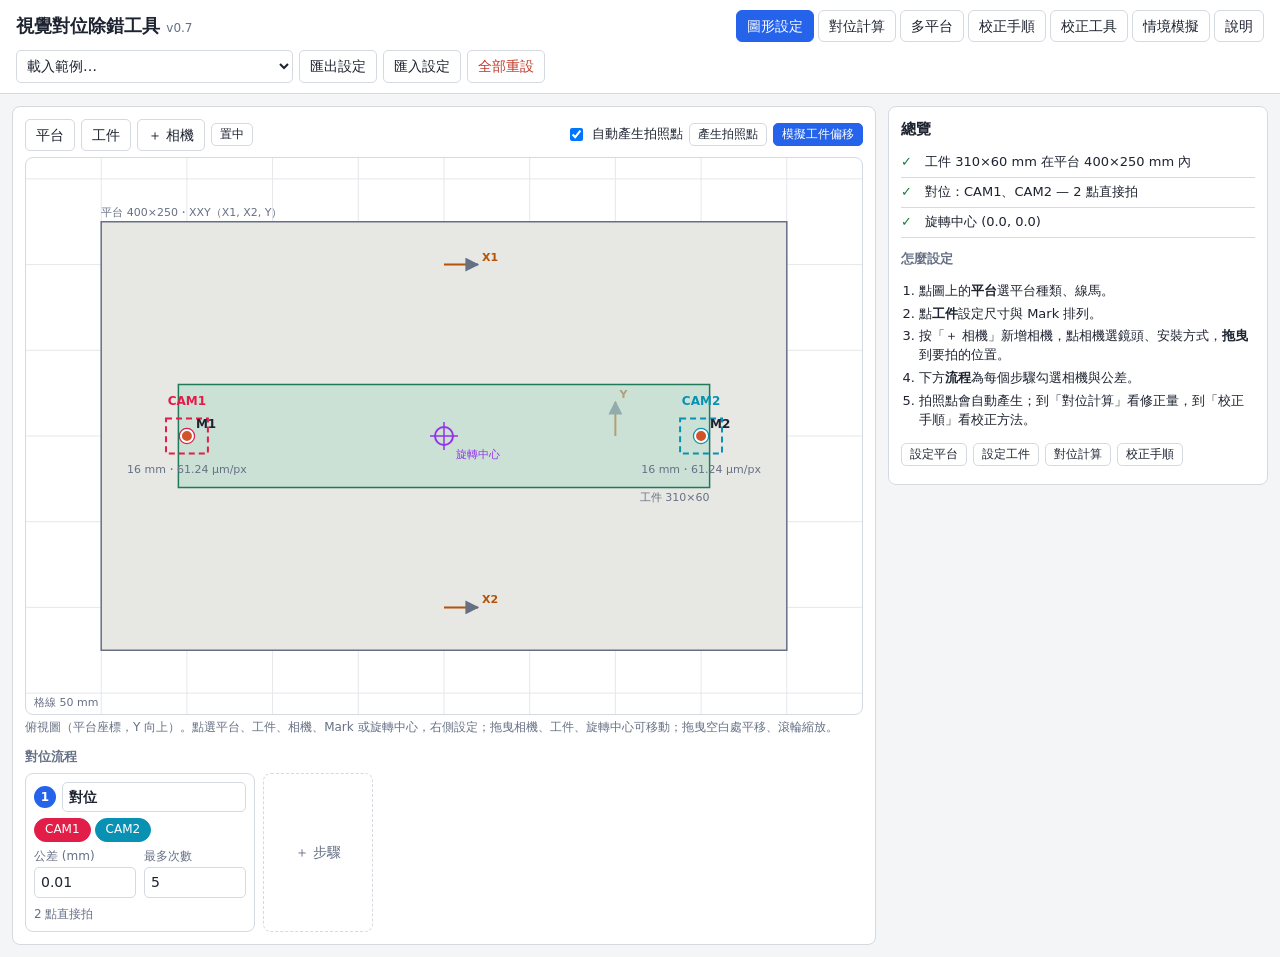
<file: index.html>
<!doctype html>
<html lang="zh-Hant">
<head>
  <meta charset="utf-8">
  <meta name="viewport" content="width=device-width, initial-scale=1">
  <title>視覺對位除錯工具</title>
  <link rel="stylesheet" href="css/style.css">
</head>
<body>
  <header class="topbar">
    <h1>視覺對位除錯工具 <span class="ver">v0.7</span></h1>
    <nav class="tabs" role="tablist">
      <button type="button" class="tab active" data-tab="layout">圖形設定</button>
      <button type="button" class="tab" data-tab="align">對位計算</button>
      <button type="button" class="tab" data-tab="multi">多平台</button>
      <button type="button" class="tab" data-tab="proc">校正手順</button>
      <button type="button" class="tab" data-tab="calib">校正工具</button>
      <button type="button" class="tab" data-tab="scen">情境模擬</button>
      <button type="button" class="tab" data-tab="help">說明</button>
    </nav>
    <div class="topbar-actions">
      <select id="scenarioSelect" aria-label="載入範例"><option value="">載入範例…</option></select>
      <button id="btnExport" type="button">匯出設定</button>
      <label class="btn-like">匯入設定<input id="fileImport" type="file" accept=".json,application/json" hidden></label>
      <button id="btnReset" type="button" class="danger">全部重設</button>
    </div>
  </header>

  <!-- ================= 對位計算 ================= -->
  <!-- ================= 圖形設定 ================= -->
  <main class="layout-gui tabpage" id="tab-layout">
    <section class="panel gui-main">
      <div class="gui-toolbar">
        <button type="button" data-select="stage">平台</button>
        <button type="button" data-select="work">工件</button>
        <button type="button" id="guiAddCam">＋ 相機</button>
        <button type="button" id="guiFit" class="small">置中</button>
        <span class="spacer"></span>
        <label class="field-inline"><input type="checkbox" id="guiAuto"> 自動產生拍照點</label>
        <button type="button" id="guiBuild" class="small">產生拍照點</button>
        <button type="button" id="guiOffset" class="primary small">模擬工件偏移</button>
      </div>
      <div id="guiFlash" class="flash" hidden></div>
      <svg id="guiSvg" class="gui-svg" role="img" aria-label="機台俯視配置圖"></svg>
      <p class="hint">俯視圖（平台座標，Y 向上）。點選平台、工件、相機、Mark 或旋轉中心，右側設定；拖曳相機、工件、旋轉中心可移動；拖曳空白處平移、滾輪縮放。</p>
      <h3>對位流程</h3>
      <div id="guiPipeline" class="pipeline"></div>
    </section>
    <aside class="panel gui-inspector" id="guiInspector"></aside>
  </main>

  <main class="layout tabpage" id="tab-align" hidden>
    <section class="panel" id="panelSetup">
      <h2>1. 平台</h2>
      <div class="field">
        <label for="platformPreset">平台種類</label>
        <select id="platformPreset"></select>
      </div>
      <p class="hint" id="platformNote"></p>
      <div class="grid2">
        <div class="field"><label>旋轉中心 X (mm)</label><input type="number" step="any" data-bind="platform.rc.x"></div>
        <div class="field"><label>旋轉中心 Y (mm)</label><input type="number" step="any" data-bind="platform.rc.y"></div>
      </div>
      <div class="grid2 only-xyt">
        <div class="field"><label>XY 軸目前位置 X (mm)</label><input type="number" step="any" data-bind="platform.pos.x"></div>
        <div class="field"><label>XY 軸目前位置 Y (mm)</label><input type="number" step="any" data-bind="platform.pos.y"></div>
      </div>
      <p class="hint only-xyt">XYθ：實際旋轉中心 = 上方旋轉中心（XY 在原點時）＋ XY 軸目前位置。</p>
      <details>
        <summary>軸設定（<span id="axisCount">0</span> 軸）</summary>
        <div class="table-wrap">
          <table class="axes">
            <thead><tr><th>名稱</th><th>類型</th><th>致動點 X</th><th>致動點 Y</th><th>方向°</th><th>反相</th><th></th></tr></thead>
            <tbody id="axisRows"></tbody>
          </table>
        </div>
        <button id="btnAddAxis" type="button" class="small">＋ 新增軸</button>
        <p class="hint">致動點為相對旋轉中心的位置。類型：直線（致動點在平台上）、直線-隨θ（XY 在 θ 之上）、旋轉。</p>
      </details>
      <div class="field-inline">
        <label><input type="checkbox" data-bind="platform.gantry.enabled" data-rerender="1"> 有 XY 線馬（拍照位置移動）</label>
        <select data-bind="platform.gantry.mode" aria-label="線馬移動對象">
          <option value="stage">線馬移動平台（相機固定）</option>
          <option value="camera">線馬移動相機（平台固定）</option>
        </select>
      </div>

      <h2>2. 步驟 <span class="count-ctl">
        <button type="button" id="btnStepMinus" class="small">−</button>
        <span id="stepCount">0</span>
        <button type="button" id="btnStepPlus" class="small">＋</button></span></h2>
      <div class="table-wrap">
        <table class="axes"><thead><tr><th>名稱</th><th>公差 mm</th><th>最多次數</th><th>Gain %</th><th title="即使已在公差內，也至少修正幾次">最少移動</th></tr></thead>
        <tbody id="stepRows"></tbody></table>
      </div>
      <p class="hint">最少移動：即使第一次拍照已在公差內，也至少修正幾次（精對位設 1 可避免停在公差邊緣）。</p>
      <div class="field">
        <label>擬合方法</label>
        <select data-bind="fit.method">
          <option value="lsq">最小平方法（平均誤差最小）</option>
          <option value="minimax">最大誤差最小化（最差的點最小）</option>
        </select>
      </div>

      <h2>3. 相機 <span class="count-ctl">
        <button type="button" id="btnCamMinus" class="small">−</button>
        <span id="camCount">0</span>
        <button type="button" id="btnCamPlus" class="small">＋</button></span>
      </h2>
      <div id="cameraList"></div>

      <h2>4. 拍照點 <span class="count-ctl">
        <button type="button" id="btnShotMinus" class="small">−</button>
        <span id="shotCount">0</span>
        <button type="button" id="btnShotPlus" class="small">＋</button></span>
      </h2>
      <p class="hint">每個拍照點 = 某相機（在某線馬位置）拍到的某個 mark。同一 mark 可在不同步驟用不同相機拍。</p>
      <div id="shotList"></div>
    </section>

    <section class="panel viewer">
      <div class="viewer-bar">
        <label>步驟 <select id="activeStep"></select></label>
        <label>誤差放大 ×<input type="number" id="exaggerate" min="1" step="1" value="50"></label>
        <label><input type="checkbox" id="showFov" checked> 視野</label>
        <label><input type="checkbox" id="showAxes" checked> 軸</label>
        <label><input type="checkbox" id="showAll"> 顯示其他步驟</label>
        <button type="button" id="btnFit" class="small">置中</button>
        <span id="cursorPos" class="mono"></span>
      </div>
      <canvas id="view"></canvas>
      <div class="legend">
        <span><i class="dot cur"></i>目前位置</span>
        <span><i class="dot tgt"></i>目標位置</span>
        <span><i class="dot pred"></i>修正後預測</span>
        <span><i class="dot rc"></i>旋轉中心</span>
        <span class="hint">座標為平台座標（已扣除線馬位移）。滾輪縮放、拖曳平移。</span>
      </div>
      <h3>影像視圖（像素座標，誤差同樣放大）</h3>
      <div id="pixViews" class="pixviews"></div>
    </section>

    <section class="panel" id="panelResult">
      <h2>計算結果</h2>
      <div id="status" class="status"></div>
      <div id="correction"></div>
      <h3>各拍照點</h3>
      <div class="table-wrap"><table id="shotTable"></table></div>
      <h3>軸指令</h3>
      <div class="table-wrap"><table id="axisTable"></table></div>
      <button type="button" id="btnCopy" class="small">複製結果文字</button>

      <h2>模擬迭代</h2>
      <p class="hint">將修正量套用到「目前位置」（目前步驟），檢查是否收斂。可加入誤差以重現現場問題；完整流程請用「情境模擬」頁。</p>
      <div class="grid2">
        <div class="field"><label>量測雜訊 σ (px)</label><input type="number" step="any" data-bind="sim.noisePx"></div>
        <div class="field"><label>機構比例誤差 (%)</label><input type="number" step="any" data-bind="sim.gainErr"></div>
        <div class="field"><label>實際旋轉中心偏差 X (mm)</label><input type="number" step="any" data-bind="sim.rcErrX"></div>
        <div class="field"><label>實際旋轉中心偏差 Y (mm)</label><input type="number" step="any" data-bind="sim.rcErrY"></div>
      </div>
      <div class="btn-row">
        <button type="button" id="btnStep">執行 1 次</button>
        <button type="button" id="btnStep5">執行 5 次</button>
        <button type="button" id="btnClearHist" class="small">清除紀錄</button>
      </div>
      <div class="table-wrap"><table id="histTable"></table></div>
      <h3>誤差來源推測</h3>
      <ul id="diagList" class="diag"></ul>
    </section>
  </main>

  <!-- ================= 多平台 ================= -->
  <main class="layout-proc tabpage" id="tab-multi" hidden>
    <section class="panel proc-config">
      <h2>對位基準</h2>
      <div class="seg" id="mpAlign">
        <button type="button" data-align="global">SPB 整體 Mark</button>
        <button type="button" data-align="local">每片預放位置 Mark（局部對位）</button>
      </div>
      <div id="mpLocal" class="mp-ctls" hidden></div>
      <h2>Mark 配置方案（整體 Mark）</h2>
      <div class="seg" id="mpPresets">
        <button type="button" data-preset="now">現況：左 A、右 B–C</button>
        <button type="button" data-preset="markD">左平台加 Mark D</button>
        <button type="button" data-preset="shared">交界加共用 Mark</button>
      </div>
      <div class="field-inline"><label>顯示</label><select id="mpK"><option value="1">1σ</option><option value="2">2σ</option><option value="3">3σ</option></select>
        <label>評估點</label><select id="mpEval"><option value="center">Tile 中心</option><option value="corner">Tile 最遠角落</option></select>
        <button type="button" class="small" id="mpReset">重設為範例</button></div>
      <h2>誤差假設</h2>
      <div id="mpCommon" class="mp-ctls"></div>
      <h2>平台</h2>
      <div id="mpPlatforms"></div>
      <details><summary>基板、Tile 與 Mark 座標</summary><div id="mpGeom"></div></details>
    </section>
    <section class="panel proc-out">
      <h2>多平台分區貼附</h2>
      <p class="hint" id="mpIntro">以基板（SPB）座標為共同座標。每個平台只用自己看得到的 Mark 求基板姿態，誤差隨「Tile 到該平台 Mark 擬合中心的距離」放大，所以交界兩側通常最差。顏色越深誤差越大（× 為各平台擬合中心，Mark 外圈顏色表示哪些平台看得到）。</p>
      <svg id="mpSvg" class="mp-svg" role="img" aria-label="多平台分區與 Tile 誤差熱圖"></svg>
      <div id="mpDetail" class="mp-detail"></div>
      <div id="mpStats" class="stats"></div>
      <h3>各欄最大誤差</h3>
      <div id="mpLegend" class="chart-legend"></div>
      <svg id="mpBars" class="mp-bars" role="img" aria-label="各欄位置誤差長條圖"></svg>
      <h3>對位基準與 Mark 配置比較（目前的誤差假設）</h3>
      <div class="table-wrap"><table id="mpCompare"></table></div>
      <h3>驗證</h3>
      <button type="button" id="mpMC">Monte-Carlo 驗證</button>
      <div id="mpMCOut"></div>
      <h2 class="mp-sec">兩平台座標轉換（實測輸入）</h2>
      <p class="hint">在兩個平台都量得到的共同點（交界共用 Mark、玻璃標準尺刻線、標準片）各量一次，求「來源平台 → 目標平台」的座標轉換。之後可把一個平台的座標（例如右平台的推估座標）批次換算到另一個平台。</p>
      <div class="lk-row">
        <div class="field"><label>來源平台（A）</label><select id="lkFrom"></select></div>
        <div class="field"><label>目標平台（B）</label><select id="lkTo"></select></div>
        <div class="field"><label>轉換模型</label><select id="lkModel">
          <option value="rigid">剛體：平移＋旋轉（≥2 點）</option>
          <option value="similarity">相似：＋等比例（≥2 點，建議 ≥3）</option>
          <option value="affine">仿射：＋X/Y 比例差、直角度（≥3 點，建議 ≥4）</option>
        </select></div>
      </div>
      <p class="hint">每行一個共同點：<code>名稱 A平台X A平台Y B平台X B平台Y</code>（空白、逗號或 Tab 分隔，可直接從 Excel 貼上；名稱可省略）。</p>
      <textarea id="lkText" rows="6" class="mono" spellcheck="false" placeholder="S1  810.0012  0.0031  810.3487  -0.0185"></textarea>
      <details class="lk-sim"><summary>產生模擬資料（測試用）</summary>
        <div class="lk-row">
          <div class="field"><label>真實 ΔX (mm)</label><input type="number" step="any" data-lkt="dx"></div>
          <div class="field"><label>真實 ΔY (mm)</label><input type="number" step="any" data-lkt="dy"></div>
          <div class="field"><label>真實 θ (°)</label><input type="number" step="any" data-lkt="thetaDeg"></div>
          <div class="field"><label>真實比例差 (ppm)</label><input type="number" step="any" data-lkt="ppm"></div>
        </div>
        <button type="button" class="small" id="lkGen">產生（雜訊＝上方 Mark 辨識誤差）</button>
        <span class="hint">共同點：兩平台都看得到的 Mark；不足 4 點時在交界兩側補標準尺點。</span>
      </details>
      <div id="lkResult"></div>
      <svg id="lkSvg" class="lk-svg" role="img" aria-label="共同點殘差圖" hidden></svg>
      <h3>批次換算</h3>
      <div class="lk-row">
        <div class="field"><label>方向</label><select id="lkDir"><option value="ab">A → B</option><option value="ba">B → A</option></select></div>
        <div class="field"><label>&nbsp;</label><button type="button" class="small" id="lkFillTiles">填入 Tile 中心（範例）</button></div>
        <div class="field"><label>&nbsp;</label><button type="button" class="small" id="lkCopy">複製結果</button></div>
      </div>
      <div class="lk-conv">
        <div><label class="hint">輸入：<code>名稱 X Y</code></label><textarea id="lkConvIn" rows="8" class="mono" spellcheck="false"></textarea></div>
        <div><label class="hint">輸出：換算後 X、Y 與轉換造成的不確定度</label><textarea id="lkConvOut" rows="8" class="mono" readonly></textarea></div>
      </div>

      <h3>在除錯工具中的對應</h3>
      <ul class="pbul">
        <li>每個平台 = 一組獨立的「平台＋相機＋拍照點」：可在「圖形設定／對位計算」分別建立（匯出成兩個設定檔），各自校正旋轉中心與九點。</li>
        <li>兩平台座標統一：在交界放共用 Mark（或標準尺），兩平台各量一次，求兩座標系的平移、旋轉與比例；「校正手順」的「連結相機」步驟同理。</li>
        <li>只看得到 1 個 Mark 的平台，θ 只能靠機構精度（本頁「θ 來源：靠平台機構精度」），是誤差最大的來源。</li>
      </ul>
    </section>
  </main>

  <!-- ================= 校正手順 ================= -->
  <main class="layout-proc tabpage" id="tab-proc" hidden>
    <section class="panel proc-config">
      <h2>目前配置</h2>
      <div id="procSummary"></div>
      <button type="button" id="procGoAlign" class="small">到「對位計算」修改平台／相機</button>
      <h2>相機安裝方式</h2>
      <div id="procMounts"></div>
      <h2>其他條件</h2>
      <div class="field"><label>對位方式</label>
        <select data-bind="proc.mode">
          <option value="teach">對登錄位置（標準品教導）</option>
          <option value="object">物件對物件（目標由另一組量測決定）</option>
        </select></div>
      <label class="field-inline"><input type="checkbox" data-bind="proc.zAxis"> 有 Z 軸（升降／對焦）</label>
      <label class="field-inline"><input type="checkbox" data-bind="proc.glass"> 有雙面可視玻璃 Mark</label>
      <div class="grid2">
        <div class="field"><label>單次最大旋轉修正 (°)</label><input type="number" step="any" data-bind="proc.maxCorrDeg"></div>
        <div class="field"><label>量測雜訊 σ (px)</label><input type="number" step="any" data-bind="proc.noisePx"></div>
        <div class="field"><label>線馬重複定位 σ (µm)</label><input type="number" step="any" data-bind="proc.gantryRepeatUm"></div>
      </div>
      <p class="hint">用來估算旋轉中心精度與需求：需求 ≈ 公差 ÷ 單次最大旋轉修正。</p>
      <button type="button" id="procPrint">列印／存成 PDF</button>
    </section>
    <section class="panel proc-out">
      <h2>校正順序（不可顛倒）</h2>
      <div id="procWarn"></div>
      <div id="procFlow" class="pflow"></div>
      <div id="procSteps"></div>
    </section>
  </main>

  <!-- ================= 校正工具 ================= -->
  <main class="layout2 tabpage" id="tab-calib" hidden>
    <section class="panel">
      <h2>N 點校正（像素 ↔ 平台座標）</h2>
      <p class="hint">平台帶著 mark 移到已知位置（常見 3×3 = 9 點），記錄每點的像素座標，求仿射參數 A–F。</p>
      <div class="grid2">
        <div class="field"><label>相機</label><select id="calCam"></select></div>
        <div class="field"><label>X/Y 欄位代表</label>
          <select id="calSign">
            <option value="1">平台（mark）移動量</option>
            <option value="-1">相機移動量</option>
          </select></div>
      </div>
      <div class="btn-row">
        <button type="button" id="calGen">產生模擬 9 點資料</button>
        <label class="hint">模擬：雜訊 σ <input type="number" id="calNoise" value="0.1" step="any" class="w64"> px，
          尺度誤差 <input type="number" id="calScaleErr" value="0.2" step="any" class="w64"> %，
          角度 <input type="number" id="calAngErr" value="0.5" step="any" class="w64">°</label>
      </div>
      <p class="hint">也可直接貼上：每行「u v X Y」（以空白、逗號或 Tab 分隔），例如從 FH 或 PLC 記錄複製。</p>
      <textarea id="calText" rows="10" class="mono" spellcheck="false"></textarea>
      <div class="btn-row">
        <button type="button" id="calFit" class="primary">計算</button>
        <button type="button" id="calApply">套用到相機（仿射矩陣模式）</button>
        <select id="calPos" aria-label="套用時的位置">
          <option value="keep">保留相機目前的中心位置（C、F 平移）</option>
          <option value="fit">使用擬合出的 C、F</option>
        </select>
      </div>
      <div id="calResult"></div>
      <canvas id="calCanvas" class="smallcanvas"></canvas>
    </section>

    <section class="panel">
      <h2>旋轉中心</h2>
      <p class="hint">平台只轉 θ（例如 −3°、−1.5°、0、+1.5°、+3°），同一個 mark 各拍一次，擬合圓心即旋轉中心。旋轉範圍越大越準。</p>
      <div class="grid2">
        <div class="field"><label>相機</label><select id="rcCam"></select></div>
        <div class="field"><label>拍攝時線馬位置 X / Y (mm)</label>
          <div class="grid2"><input type="number" id="rcGx" value="0" step="any"><input type="number" id="rcGy" value="0" step="any"></div></div>
      </div>
      <div class="btn-row">
        <button type="button" id="rcGen">產生模擬資料</button>
        <label class="hint">真實中心 X <input type="number" id="rcTrueX" value="2.5" step="any" class="w64">
          Y <input type="number" id="rcTrueY" value="-1.2" step="any" class="w64"> mm，雜訊 σ
          <input type="number" id="rcNoise" value="0.1" step="any" class="w64"> px</label>
      </div>
      <p class="hint">每行「u v θ(deg)」，或「u v θ 線馬X 線馬Y」（視野小的相機以線馬跟著 mark 拍）。</p>
      <textarea id="rcText" rows="8" class="mono" spellcheck="false"></textarea>
      <div class="btn-row">
        <button type="button" id="rcFit" class="primary">計算</button>
        <button type="button" id="rcApply">套用為平台旋轉中心</button>
      </div>
      <div id="rcResult"></div>
      <canvas id="rcCanvas" class="smallcanvas"></canvas>
    </section>
  </main>

  <!-- ================= 情境模擬 ================= -->
  <main class="layout2 tabpage" id="tab-scen" hidden>
    <section class="panel">
      <h2>情境模擬（Monte-Carlo）</h2>
      <p class="hint">以「對位計算」頁的設定當作控制器的模型；下面的參數是「真實世界」與模型的差異。
        每次試驗：隨機擺放工件 → 依步驟拍照（加入雜訊）→ 計算 → 移動（加入機構誤差）→ 直到進公差或超過次數。
        各步驟的目標像素以標準品「教導」登錄。</p>
      <div class="scen-grid">
        <fieldset><legend>試驗</legend>
          <div class="field"><label>試驗次數</label><input type="number" min="1" max="5000" data-bind="scen.trials"></div>
          <div class="field"><label>亂數種子</label><input type="number" data-bind="scen.seed"></div>
        </fieldset>
        <fieldset><legend>工件</legend>
          <div class="field"><label>初始擺放 ±X (mm)</label><input type="number" step="any" data-bind="scen.initX"></div>
          <div class="field"><label>初始擺放 ±Y (mm)</label><input type="number" step="any" data-bind="scen.initY"></div>
          <div class="field"><label>初始擺放 ±θ (°)</label><input type="number" step="any" data-bind="scen.initT"></div>
          <div class="field"><label>伸縮 (ppm)</label><input type="number" step="any" data-bind="scen.stretchPpm"></div>
          <div class="field"><label>伸縮變異 σ (ppm)</label><input type="number" step="any" data-bind="scen.stretchSd"></div>
        </fieldset>
        <fieldset><legend>平台</legend>
          <div class="field"><label>旋轉中心偏差 X (mm)</label><input type="number" step="any" data-bind="scen.rcErrX"></div>
          <div class="field"><label>旋轉中心偏差 Y (mm)</label><input type="number" step="any" data-bind="scen.rcErrY"></div>
          <div class="field"><label>XY 比例誤差 (%)</label><input type="number" step="any" data-bind="scen.axisScaleErr"></div>
          <div class="field"><label>θ 比例誤差 (%)</label><input type="number" step="any" data-bind="scen.thetaScaleErr"></div>
          <div class="field"><label>XY 重複定位 σ (µm)</label><input type="number" step="any" data-bind="scen.axisRepeatUm"></div>
          <div class="field"><label>線馬重複定位 σ (µm)</label><input type="number" step="any" data-bind="scen.gantryRepeatUm"></div>
          <div class="field"><label>Z 高度偏差 (mm)</label><input type="number" step="any" data-bind="scen.zErr"></div>
        </fieldset>
        <fieldset><legend>相機</legend>
          <div class="field"><label>量測雜訊 σ (px)</label><input type="number" step="any" data-bind="scen.noisePx"></div>
          <div class="field"><label>校正尺度誤差 (%)</label><input type="number" step="any" data-bind="scen.camScaleErr"></div>
          <div class="field"><label>校正角度誤差 (°)</label><input type="number" step="any" data-bind="scen.camAngleErr"></div>
        </fieldset>
      </div>
      <div class="btn-row">
        <button type="button" id="scenRun" class="primary">執行模擬</button>
        <button type="button" id="scenReset" class="small">參數歸零</button>
        <button type="button" id="scenSweep">掃描一個參數…</button>
        <select id="sweepParam"></select>
      </div>
      <div id="scenSummary"></div>
    </section>
    <section class="panel">
      <h2>結果</h2>
      <h3>收斂過程（前 60 次試驗，對數刻度）</h3>
      <div class="chart-legend"><span><i class="line seen"></i>視覺看到的誤差</span><span><i class="line truth"></i>真實誤差</span><span class="hint">虛線＝各步驟公差；滑鼠移到圖上看數值</span></div>
      <canvas id="scenTrace" class="chart"></canvas>
      <h3>最終真實誤差分佈（最後步驟各 mark，µm）</h3>
      <div id="scatterLegend" class="chart-legend"></div>
      <canvas id="scenScatter" class="chart square"></canvas>
      <h3 id="sweepTitle"></h3>
      <div class="table-wrap"><table id="sweepTable"></table></div>
    </section>
  </main>

  <!-- ================= 說明 ================= -->
  <main class="tabpage helppage" id="tab-help" hidden>
    <section class="panel">
      <h2>快速上手</h2>
      <ol>
        <li>右上「載入範例」選「FPC 四 mark：XYθ＋線馬＋粗/精相機」。</li>
        <li><b>圖形設定</b>：在俯視圖上點選、拖曳平台、工件、相機；用圖卡選平台種類、鏡頭、安裝方式、Mark 排列；下方流程勾選每步驟用哪台相機，拍照點自動產生。</li>
        <li><b>對位計算</b>：切換「步驟」看粗對位（16 mm 鏡頭一次拍 4 個 mark）與精對位（3 倍遠心靠線馬逐一拍）的修正量。</li>
        <li><b>模擬迭代</b>：按「執行 1 次」，看目前步驟是否收斂；加入旋轉中心偏差再試，觀察「誤差來源推測」。</li>
        <li><b>情境模擬</b>：按「執行模擬」跑數百次完整流程，看成功率與最終真實誤差；改參數（例如 Z 偏差 0.5 mm、FPC 伸縮 100 ppm）看哪個因素會讓對位失敗。</li>
        <li><b>校正手順</b>：選擇每台相機的安裝方式（往下看、往上看、裝在線馬上）與條件，產生校正順序、圖解、建議參數（九點間距、旋轉角度）與判定標準。</li>
        <li><b>校正工具</b>：用 9 點資料求校正矩陣、用旋轉資料求旋轉中心，可直接貼上現場資料。</li>
      </ol>
      <h2>座標慣例</h2>
      <ul>
        <li>平台座標 mm，Y 向上，θ 逆時針為正。影像座標 px，原點左上，v 向下。</li>
        <li>線馬移動平台時：平台座標 = 相機看到的世界座標 − 線馬位置。</li>
        <li>修正量的意義：平台繞旋轉中心轉 Δθ 再平移 (ΔX, ΔY)，使 mark 回到目標。</li>
      </ul>
      <p>完整知識整理與除錯清單：<a href="https://github.com/onlydog614/Alignment/blob/main/docs/vision-alignment-notes.md" target="_blank" rel="noopener">vision-alignment-notes.md</a>，
        模擬測試報告：<a href="https://github.com/onlydog614/Alignment/blob/main/docs/simulation-report.md" target="_blank" rel="noopener">simulation-report.md</a>。</p>
    </section>
  </main>

  <script src="js/geometry.js"></script>
  <script src="js/platforms.js"></script>
  <script src="js/optics.js"></script>
  <script src="js/model.js"></script>
  <script src="js/builder.js"></script>
  <script src="js/scenarios.js"></script>
  <script src="js/simulator.js"></script>
  <script src="js/diagnose.js"></script>
  <script src="js/procedure.js"></script>
  <script src="js/multi.js"></script>
  <script src="js/app.js"></script>
  <script src="js/calib-ui.js"></script>
  <script src="js/scen-ui.js"></script>
  <script src="js/proc-ui.js"></script>
  <script src="js/layout-ui.js"></script>
  <script src="js/multi-ui.js"></script>
</body>
</html>
</file>
<file: css/style.css>
:root {
  --bg: #f4f5f7;
  --panel: #ffffff;
  --text: #1d2330;
  --muted: #667085;
  --border: #d5d9e0;
  --accent: #2563eb;
  --accent-text: #ffffff;
  --danger: #c0392b;
  --ok: #15803d;
  --ng: #c2410c;
  --input-bg: #ffffff;
  --cur: #dc2626;
  --tgt: #16a34a;
  --pred: #2563eb;
  --rc: #9333ea;
  --grid: #e5e7eb;
  --fov: #94a3b8;
  --axis: #b45309;
}
@media (prefers-color-scheme: dark) {
  :root:not([data-theme="light"]) {
    --bg: #11141a; --panel: #1a1e26; --text: #e5e7eb; --muted: #9aa3b2; --border: #2e3440;
    --accent: #3b82f6; --input-bg: #11141a; --grid: #232833; --fov: #64748b;
    --cur: #f87171; --tgt: #4ade80; --pred: #60a5fa; --rc: #c084fc; --axis: #f59e0b;
  }
}
:root[data-theme="dark"] {
  --bg: #11141a; --panel: #1a1e26; --text: #e5e7eb; --muted: #9aa3b2; --border: #2e3440;
  --accent: #3b82f6; --input-bg: #11141a; --grid: #232833; --fov: #64748b;
  --cur: #f87171; --tgt: #4ade80; --pred: #60a5fa; --rc: #c084fc; --axis: #f59e0b;
}

* { box-sizing: border-box; }
body {
  margin: 0; background: var(--bg); color: var(--text);
  font: 14px/1.45 system-ui, "Microsoft JhengHei", "PingFang TC", sans-serif;
}
.mono, td, input[type=number] { font-variant-numeric: tabular-nums; }
.mono { font-family: ui-monospace, Consolas, monospace; font-size: 12px; }

.topbar {
  display: flex; flex-wrap: wrap; gap: 8px; align-items: center; justify-content: space-between;
  padding: 10px 16px; background: var(--panel); border-bottom: 1px solid var(--border);
}
.topbar h1 { font-size: 18px; margin: 0; }
.ver { font-size: 12px; color: var(--muted); font-weight: normal; }
.topbar-actions { display: flex; flex-wrap: wrap; gap: 6px; }

.layout {
  display: grid; gap: 12px; padding: 12px;
  grid-template-columns: 360px minmax(0, 1fr) 380px;
  align-items: start;
}
@media (max-width: 1200px) {
  .layout { grid-template-columns: 340px minmax(0, 1fr); }
  #panelResult { grid-column: 1 / -1; }
}
@media (max-width: 760px) {
  .layout { grid-template-columns: minmax(0, 1fr); padding: 8px 16px; }
}

.panel {
  background: var(--panel); border: 1px solid var(--border); border-radius: 8px; padding: 12px;
  min-width: 0;
}
#panelSetup, #panelResult { max-height: calc(100vh - 80px); overflow-y: auto; }
@media (max-width: 760px) { #panelSetup, #panelResult { max-height: none; } }
h2 { font-size: 15px; margin: 14px 0 8px; display: flex; align-items: center; gap: 8px; }
h2:first-child { margin-top: 0; }
h3 { font-size: 13px; margin: 12px 0 6px; color: var(--muted); }
.hint { color: var(--muted); font-size: 12px; margin: 4px 0 8px; }

.field { display: flex; flex-direction: column; gap: 2px; margin-bottom: 6px; min-width: 0; }
.field label { font-size: 12px; color: var(--muted); }
.grid2 { display: grid; grid-template-columns: 1fr 1fr; gap: 0 8px; }
.grid3 { display: grid; grid-template-columns: 1fr 1fr 1fr; gap: 0 8px; }

input, select, button, .btn-like {
  font: inherit; color: var(--text); background: var(--input-bg);
  border: 1px solid var(--border); border-radius: 5px; padding: 4px 6px; min-width: 0;
}
input[type=checkbox] { width: auto; }
button, .btn-like { cursor: pointer; background: var(--panel); padding: 5px 10px; }
button:hover, .btn-like:hover { border-color: var(--accent); }
button.primary { background: var(--accent); color: var(--accent-text); border-color: var(--accent); }
button.danger { color: var(--danger); }
button.small { padding: 2px 8px; font-size: 12px; }
.btn-row { display: flex; flex-wrap: wrap; gap: 6px; margin: 6px 0; }
.count-ctl { display: inline-flex; gap: 6px; align-items: center; font-weight: normal; }

details { margin: 6px 0; }
summary { cursor: pointer; color: var(--muted); }

.table-wrap { overflow-x: auto; }
table { border-collapse: collapse; width: 100%; font-size: 12px; }
th, td { border-bottom: 1px solid var(--border); padding: 3px 4px; text-align: right; white-space: nowrap; }
th:first-child, td:first-child { text-align: left; }
th { color: var(--muted); font-weight: 500; }
table.axes input, table.axes select { width: 64px; padding: 2px 4px; }
table.axes input.name { width: 48px; }

.cam {
  border: 1px solid var(--border); border-radius: 6px; padding: 8px; margin-bottom: 8px;
}
.cam.disabled { opacity: 0.55; }
.cam-head { display: flex; gap: 6px; align-items: center; margin-bottom: 6px; }
.cam-head input.name { flex: 1; font-weight: 600; }
.cam-sub { font-size: 12px; color: var(--muted); margin: 6px 0 2px; }
.cam .swatch { width: 10px; height: 10px; border-radius: 50%; display: inline-block; }

.viewer { display: flex; flex-direction: column; gap: 6px; }
.viewer-bar { display: flex; flex-wrap: wrap; gap: 10px; align-items: center; font-size: 12px; }
.viewer-bar input[type=number] { width: 64px; }
#view { width: 100%; height: min(70vh, 720px); min-height: 320px; background: var(--input-bg);
  border: 1px solid var(--border); border-radius: 6px; cursor: crosshair; touch-action: none; }
.legend { display: flex; flex-wrap: wrap; gap: 12px; font-size: 12px; align-items: center; }
.dot { display: inline-block; width: 10px; height: 10px; border-radius: 50%; margin-right: 4px; vertical-align: -1px; }
.dot.cur { background: var(--cur); }
.dot.tgt { background: var(--tgt); }
.dot.pred { border: 2px solid var(--pred); }
.dot.rc { background: var(--rc); }

.status { padding: 8px 10px; border-radius: 6px; font-weight: 600; margin-bottom: 8px; }
.status.ok { background: rgba(21,128,61,.15); background: color-mix(in srgb, var(--ok) 15%, transparent); color: var(--ok); }
.status.ng { background: rgba(194,65,12,.15); background: color-mix(in srgb, var(--ng) 15%, transparent); color: var(--ng); }
.status.warn { background: rgba(192,57,43,.15); background: color-mix(in srgb, var(--danger) 15%, transparent); color: var(--danger); }
.kv { display: grid; grid-template-columns: auto 1fr; gap: 2px 12px; font-size: 13px; }
.kv b { text-align: right; font-variant-numeric: tabular-nums; }
.warnings { color: var(--danger); font-size: 12px; margin: 6px 0; padding-left: 18px; }

/* ---- v0.2 ---- */
[hidden] { display: none !important; }
.tabs { display: flex; gap: 4px; flex-wrap: wrap; }
.tab { border-radius: 6px; }
.tab.active { background: var(--accent); color: var(--accent-text); border-color: var(--accent); }
.layout2 { display: grid; gap: 12px; padding: 12px; grid-template-columns: minmax(0, 1fr) minmax(0, 1fr); align-items: start; }
@media (max-width: 1000px) { .layout2 { grid-template-columns: minmax(0, 1fr); padding: 8px 16px; } }
.helppage { padding: 12px; max-width: 900px; }
.helppage li { margin-bottom: 4px; }
textarea { width: 100%; font: 12px/1.4 ui-monospace, Consolas, monospace; color: var(--text); background: var(--input-bg);
  border: 1px solid var(--border); border-radius: 5px; padding: 6px; resize: vertical; }
input.w64 { width: 64px; }
.field-inline { display: flex; flex-wrap: wrap; gap: 6px; align-items: center; margin: 6px 0; font-size: 13px; }
.scen-grid { display: grid; grid-template-columns: repeat(auto-fit, minmax(180px, 1fr)); gap: 8px; }
fieldset { border: 1px solid var(--border); border-radius: 6px; padding: 6px 8px; margin: 0; min-width: 0; }
legend { font-size: 12px; color: var(--muted); padding: 0 4px; }
.pixviews { display: grid; grid-template-columns: repeat(auto-fill, minmax(150px, 1fr)); gap: 8px; }
.pixview { border: 1px solid var(--border); border-radius: 6px; padding: 4px; font-size: 11px; }
.pixview canvas { width: 100%; height: 120px; aspect-ratio: 6 / 5; display: block; }
@supports (aspect-ratio: 1) { .pixview canvas { height: auto; } }
.pixview .cap { display: flex; justify-content: space-between; gap: 4px; }
.smallcanvas { width: 100%; height: 260px; margin-top: 8px; border: 1px solid var(--border); border-radius: 6px; background: var(--input-bg); }
.chart { width: 100%; height: 280px; border: 1px solid var(--border); border-radius: 6px; background: var(--input-bg); }
.chart.square { height: 340px; }
.chart-legend { display: flex; flex-wrap: wrap; gap: 12px; font-size: 12px; margin: 4px 0; align-items: center; }
.chart-legend .line { display: inline-block; width: 18px; height: 0; border-top: 2px solid; vertical-align: middle; margin-right: 4px; }
.line.seen { border-color: var(--pred); }
.line.truth { border-color: var(--cur); }
.diag { padding-left: 18px; font-size: 12px; margin: 4px 0; }
.diag li.warn, .diag li.error { color: var(--danger); }
.diag li.ok { color: var(--ok); }
.stats { display: grid; grid-template-columns: repeat(auto-fit, minmax(130px, 1fr)); gap: 8px; margin: 8px 0; }
.stat { border: 1px solid var(--border); border-radius: 6px; padding: 6px 8px; }
.stat .v { font-size: 20px; font-weight: 600; font-variant-numeric: tabular-nums; }
.stat .k { font-size: 12px; color: var(--muted); }
.cam-sec { border-top: 1px dashed var(--border); margin-top: 6px; padding-top: 4px; }
.optsum { font-size: 12px; color: var(--muted); margin: 2px 0 4px; }
.tooltip { position: fixed; pointer-events: none; background: var(--panel); color: var(--text); border: 1px solid var(--border);
  border-radius: 4px; padding: 3px 6px; font-size: 12px; z-index: 10; box-shadow: 0 2px 6px rgba(0,0,0,.15); }

/* ---- 校正手順 ---- */
:root {
  --nine: #5b4fc4; --nine-bg: #ecebfa;
  --rcc: #1f7a5a; --rcc-bg: #e3f1eb;
  --link: #d0532a; --link-bg: #fbeae3;
  --focus: #2563eb; --focus-bg: #e6eefc;
  --teach: #a16207; --teach-bg: #fbf2dc;
  --stage-fill: #e7e7e4; --glass-fill: #b7dccd;
}
@media (prefers-color-scheme: dark) {
  :root:not([data-theme="light"]) {
    --nine: #a49bf0; --nine-bg: #26233f; --rcc: #5fcf9f; --rcc-bg: #173229; --link: #f38a62; --link-bg: #3a2018;
    --focus: #7aa7f7; --focus-bg: #1a2640; --teach: #e9b949; --teach-bg: #33290f; --stage-fill: #2b2f38; --glass-fill: #2f5c4c;
  }
}
:root[data-theme="dark"] {
  --nine: #a49bf0; --nine-bg: #26233f; --rcc: #5fcf9f; --rcc-bg: #173229; --link: #f38a62; --link-bg: #3a2018;
  --focus: #7aa7f7; --focus-bg: #1a2640; --teach: #e9b949; --teach-bg: #33290f; --stage-fill: #2b2f38; --glass-fill: #2f5c4c;
}
.layout-proc { display: grid; gap: 12px; padding: 12px; grid-template-columns: 340px minmax(0, 1fr); align-items: start; }
@media (max-width: 900px) { .layout-proc { grid-template-columns: minmax(0, 1fr); padding: 8px 16px; } }
.proc-config { position: sticky; top: 12px; max-height: calc(100vh - 80px); overflow-y: auto; }
@media (max-width: 900px) { .proc-config { position: static; max-height: none; } }
.swatch { width: 10px; height: 10px; border-radius: 50%; display: inline-block; }
.pflow { max-width: 640px; margin: 0 auto 12px; }
.fig { width: 100%; height: auto; display: block; }
.pstep { border: 1px solid var(--border); border-left: 4px solid var(--kc, var(--accent)); border-radius: 8px; padding: 10px 12px; margin-bottom: 12px; }
.pstep header { display: flex; gap: 10px; align-items: center; margin-bottom: 8px; }
.pstep h3 { margin: 0; font-size: 15px; color: var(--kc); }
.pnum { width: 28px; height: 28px; border-radius: 50%; background: var(--kc); color: var(--panel); display: grid; place-items: center; font-weight: 700; flex: none; }
.pbody { display: grid; grid-template-columns: minmax(0, 340px) minmax(0, 1fr); gap: 14px; align-items: start; }
@media (max-width: 1100px) { .pbody { grid-template-columns: minmax(0, 1fr); } .pfig { max-width: 420px; } }
.pbul { margin: 0 0 8px; padding-left: 18px; font-size: 13px; }
.pbul li { margin-bottom: 4px; }
.pcols { display: grid; grid-template-columns: repeat(auto-fit, minmax(160px, 1fr)); gap: 8px; }
.plist { background: var(--bg); border-radius: 6px; padding: 6px 8px; font-size: 12px; }
.plist ul { margin: 4px 0 0; padding-left: 16px; }
.k-focus { --kc: var(--focus); --kb: var(--focus-bg); }
.k-nine { --kc: var(--nine); --kb: var(--nine-bg); }
.k-rc { --kc: var(--rcc); --kb: var(--rcc-bg); }
.k-link { --kc: var(--link); --kb: var(--link-bg); }
.k-teach { --kc: var(--teach); --kb: var(--teach-bg); }
.k-verify { --kc: var(--rcc); --kb: var(--rcc-bg); }
/* SVG 圖元 */
.fig text { font-family: system-ui, "Microsoft JhengHei", "PingFang TC", sans-serif; }
.f-t { fill: var(--text); font-size: 12px; }
.f-m { fill: var(--muted); font-size: 11px; }
.f-title { fill: var(--text); font-weight: 700; font-size: 13px; }
.f-title.k-focus, .f-title.k-nine, .f-title.k-rc, .f-title.k-link, .f-title.k-teach, .f-title.k-verify { fill: var(--kc); }
.f-box { fill: var(--panel); stroke: var(--border); stroke-width: 1.5; }
.f-box.k-focus, .f-box.k-nine, .f-box.k-rc, .f-box.k-link, .f-box.k-teach, .f-box.k-verify { fill: var(--kb); stroke: var(--kc); }
.f-ahead { fill: var(--muted); }
.f-arrow { stroke: var(--muted); stroke-width: 1.5; fill: none; }
.f-arrow.cam { stroke: var(--nine); }
.f-arrow.err { stroke: var(--cur); }
.dashed { stroke-dasharray: 5 4; }
.f-loop { stroke: var(--link); stroke-width: 1.5; fill: none; stroke-dasharray: 5 4; }
.f-loopt { fill: var(--link); font-size: 11px; }
.f-fov { fill: none; stroke: var(--muted); stroke-dasharray: 5 4; stroke-width: 1.2; }
.f-dot { fill: var(--pred); }
.f-path { fill: none; stroke: var(--grid); stroke-width: 1.5; }
.f-arc { fill: none; stroke: var(--pred); stroke-width: 2; }
.f-dash { stroke: var(--muted); stroke-dasharray: 4 4; stroke-width: 1; }
.f-rc { fill: var(--link); }
.f-cam { fill: var(--nine-bg); stroke: var(--nine); stroke-width: 1.5; }
.f-camt { fill: var(--nine); font-size: 11px; }
.f-stage { fill: var(--stage-fill); stroke: var(--muted); stroke-width: 1; }
.f-glass { fill: var(--glass-fill); stroke: var(--rcc); stroke-width: 1; }
.f-mark { fill: var(--link); }
.f-ghost { fill: none; stroke: var(--link); stroke-dasharray: 2 2; }
.f-target { fill: none; stroke: var(--tgt); stroke-width: 2; }
.f-lens { fill: var(--stage-fill); stroke: var(--muted); }
.f-dof { fill: var(--focus-bg); stroke: var(--focus); stroke-dasharray: 3 3; }
@media print {
  .topbar, .proc-config, #panelSetup { display: none !important; }
  .layout-proc { grid-template-columns: 1fr; padding: 0; }
  .panel { border: none; }
  .pstep { break-inside: avoid; }
  body { background: #fff; }
}

/* ---- 圖形設定 ---- */
.layout-gui { display: grid; gap: 12px; padding: 12px; grid-template-columns: minmax(0, 1fr) 380px; align-items: start; }
@media (max-width: 1000px) { .layout-gui { grid-template-columns: minmax(0, 1fr); padding: 8px 16px; } }
.gui-toolbar { display: flex; flex-wrap: wrap; gap: 6px; align-items: center; margin-bottom: 6px; }
.gui-toolbar .spacer { flex: 1; }
.gui-svg { width: 100%; height: min(62vh, 620px); min-height: 320px; display: block; background: var(--input-bg); border: 1px solid var(--border); border-radius: 8px; touch-action: none; user-select: none; }
.gui-inspector { max-height: calc(100vh - 80px); overflow-y: auto; position: sticky; top: 12px; }
@media (max-width: 1000px) { .gui-inspector { position: static; max-height: none; } }
.flash { background: var(--rcc-bg); color: var(--rcc); border: 1px solid var(--rcc); border-radius: 6px; padding: 6px 10px; margin-bottom: 6px; font-size: 13px; }
.back { margin-bottom: 6px; }
.gname { font-size: 15px; font-weight: 600; width: 60%; }
.g-grid { stroke: var(--grid); stroke-width: 1; }
.g-m { fill: var(--muted); font-size: 11px; }
.g-t { fill: var(--text); font-size: 12px; font-weight: 600; }
.g-stage { fill: var(--stage-fill); stroke: var(--muted); stroke-width: 1.5; }
.g-work { fill: var(--glass-fill); fill-opacity: .55; stroke: var(--rcc); stroke-width: 1.5; }
.g-fov { fill: none; stroke-width: 2; stroke-dasharray: 6 4; pointer-events: none; }
.g-fovhit { fill: none; stroke: transparent; stroke-width: 12; pointer-events: stroke; }
.g-handle { fill: var(--panel); stroke-width: 2.5; }
.g-shotfov, .g-grid, .g-gantry { pointer-events: none; }
.g-shotfov { fill: none; stroke-width: 1.2; stroke-dasharray: 2 2; opacity: .8; }
.g-camsym { fill: var(--panel); stroke-width: 2; }
.g-cross { stroke-width: 1.5; }
.g-camt { font-size: 12px; font-weight: 700; }
.g-mark { fill: var(--link); stroke: var(--panel); stroke-width: 2; }
.g-markbad { fill: var(--panel); stroke: var(--danger); stroke-width: 2.5; stroke-dasharray: 3 2; }
.g-rc { fill: none; stroke: var(--rc); stroke-width: 2; }
.g-rcl { stroke: var(--rc); stroke-width: 1.5; }
.g-rct { fill: var(--rc); font-size: 11px; }
.g-axis { stroke: var(--axis); stroke-width: 2; }
.g-axist { fill: var(--axis); font-size: 11px; font-weight: 600; }
.g-ahead { fill: var(--muted); }
.g-gantry { stroke: var(--muted); stroke-width: 1.5; stroke-dasharray: 6 4; }
.hit { cursor: pointer; }
.hit.sel .g-stage, .hit.sel .g-work { stroke: var(--accent); stroke-width: 3; }
.hit.sel .g-fov { stroke-width: 3.5; stroke-dasharray: none; }
.hit.sel .g-mark, .hit.sel .g-rc { stroke: var(--accent); stroke-width: 3; }
.hit:hover .g-fov, .hit:hover .g-work, .hit:hover .g-stage { filter: brightness(0.97); }
.gcards { display: grid; grid-template-columns: repeat(auto-fill, minmax(96px, 1fr)); gap: 6px; margin-bottom: 8px; }
.gcards.three { grid-template-columns: repeat(3, minmax(0, 1fr)); }
.gcard { display: flex; flex-direction: column; align-items: center; gap: 2px; padding: 6px 4px; border: 1.5px solid var(--border); border-radius: 8px; background: var(--panel); text-align: center; min-width: 0; }
.gcard.on { border-color: var(--accent); background: var(--focus-bg); }
.gcard .icon { width: 46px; height: 46px; }
.gc-t { font-size: 12px; font-weight: 600; line-height: 1.2; }
.gc-s { font-size: 10.5px; color: var(--muted); line-height: 1.2; }
.icon .i-stage { fill: var(--stage-fill); stroke: var(--muted); }
.icon .i-work { fill: var(--glass-fill); stroke: var(--rcc); }
.icon .i-mark { fill: var(--link); }
.icon .i-ax { stroke: var(--axis); stroke-width: 2.5; fill: none; }
.icon .i-ax.rot { stroke-dasharray: 3 2; }
.icon .i-pt { fill: var(--axis); }
.icon .i-head { fill: var(--axis); }
.icon .i-cam { fill: var(--nine-bg); stroke: var(--nine); stroke-width: 1.5; }
.icon .i-lens { fill: var(--stage-fill); stroke: var(--muted); }
.icon .i-ray { stroke: var(--pred); stroke-width: 1.2; fill: none; }
.icon .i-rail { stroke: var(--muted); stroke-width: 3; }
.icon .i-t { fill: var(--muted); font-size: 18px; }
.readout { display: grid; grid-template-columns: repeat(3, 1fr); gap: 6px; margin: 6px 0 4px; }
.readout div { background: var(--bg); border-radius: 6px; padding: 6px; text-align: center; }
.readout b { display: block; font-size: 14px; font-variant-numeric: tabular-nums; }
.readout span { font-size: 11px; color: var(--muted); }
.checks { list-style: none; padding: 0; margin: 0 0 8px; font-size: 13px; }
.checks li { display: flex; gap: 8px; padding: 5px 0; border-bottom: 1px solid var(--border); }
.checks li span { font-weight: 700; width: 16px; flex: none; }
.checks li.ok span { color: var(--ok); }
.checks li.bad { color: var(--danger); }
.howto { padding-left: 18px; font-size: 13px; }
.howto li { margin-bottom: 4px; }
.pipeline { display: flex; flex-wrap: wrap; gap: 8px; align-items: stretch; }
.pcard { border: 1.5px solid var(--border); border-radius: 8px; padding: 8px; width: 230px; background: var(--panel); }
.pcard.bad { border-color: var(--danger); }
.pcard.add { width: 110px; border-style: dashed; color: var(--muted); font-size: 14px; }
.pc-h { display: flex; gap: 6px; align-items: center; margin-bottom: 6px; }
.pc-h input { flex: 1; font-weight: 600; }
.pc-n { width: 22px; height: 22px; border-radius: 50%; background: var(--accent); color: var(--accent-text); display: grid; place-items: center; font-size: 12px; font-weight: 700; flex: none; }
.pc-s { font-size: 12px; color: var(--muted); margin-top: 2px; }
.pcard.bad .pc-s { color: var(--danger); }
.parrow { align-self: center; color: var(--muted); font-size: 20px; }
.chips { display: flex; flex-wrap: wrap; gap: 4px; margin-bottom: 6px; }
.chip { border-radius: 999px; padding: 2px 10px; font-size: 12px; border: 1.5px solid var(--cc); color: var(--text); background: var(--panel); }
.chip.on { background: var(--cc); color: #fff; }
@media (max-width: 560px) { .pcard { width: 100%; } .parrow { transform: rotate(90deg); width: 100%; text-align: center; } }

/* ---- 多平台 ---- */
:root { --heat: #b8322a; }
@media (prefers-color-scheme: dark) { :root:not([data-theme="light"]) { --heat: #f06b5f; } }
:root[data-theme="dark"] { --heat: #f06b5f; }
.seg { display: flex; flex-wrap: wrap; gap: 6px; margin-bottom: 8px; }
.seg button[aria-pressed="true"] { border-color: var(--accent); background: var(--focus-bg); font-weight: 700; }
.mp-ctls .ctl { display: flex; flex-direction: column; gap: 2px; margin-bottom: 8px; }
.mp-ctls .ctl label { font-size: 12px; color: var(--muted); display: flex; justify-content: space-between; gap: 6px; }
.mp-ctls output { color: var(--text); font-variant-numeric: tabular-nums; }
.mp-ctls input[type=range] { width: 100%; accent-color: var(--accent); }
.mp-plat { border: 1px solid var(--border); border-left: 4px solid var(--pc); border-radius: 8px; padding: 8px; margin-bottom: 8px; }
.mp-ph { display: flex; gap: 6px; align-items: center; margin-bottom: 6px; }
.mp-ph input { flex: 1; font-weight: 600; }
.mp-marks input { width: 70px; }
.mp-svg { width: 100%; height: 300px; display: block; background: var(--input-bg); border: 1px solid var(--border); border-radius: 8px; touch-action: none; }

.mp-bars { width: 100%; height: 260px; display: block; }
.mp-spb { fill: var(--stage-fill); stroke: var(--muted); stroke-width: 1.5; }
.mp-zone { fill-opacity: .07; stroke-opacity: .6; stroke-width: 1.5; stroke-dasharray: 6 4; }
.mp-zt { font-size: 13px; font-weight: 700; }
.mp-tile { stroke-width: 1.5; }
.mp-tn { fill: var(--text); font-size: 11px; font-weight: 700; }
.mp-tv { fill: var(--text); font-size: 10px; font-variant-numeric: tabular-nums; }
.mp-tn.inv, .mp-tv.inv { fill: #fff; }
.mp-join { stroke: var(--danger); stroke-width: 2; stroke-dasharray: 6 4; pointer-events: none; }
.mp-mark { fill: #6b4fbb; stroke: var(--panel); stroke-width: 2; }
.mp-ring { fill: none; stroke-width: 2.5; }
.mp-mt { fill: #6b4fbb; font-size: 13px; font-weight: 700; }
.mp-cen line { stroke-width: 2.5; }
.mp-dim { stroke-width: 2; }
.mp-dt { font-size: 11px; font-weight: 600; }
.mp-bv { fill: var(--text); font-size: 10.5px; font-variant-numeric: tabular-nums; }
.mp-detail { margin: 8px 0; font-size: 13px; }
.mp-detail table { max-width: 360px; }
td.num { font-variant-numeric: tabular-nums; }
.hit.sel .mp-tile { stroke: var(--accent) !important; stroke-width: 3.5; }
.mp-sec { margin-top: 22px; padding-top: 12px; border-top: 1px solid var(--border); }
.lk-row { display: grid; grid-template-columns: repeat(auto-fit, minmax(160px, 1fr)); gap: 0 10px; }
.lk-sim { margin: 6px 0; }
.lk-svg { width: 100%; height: 220px; display: block; background: var(--input-bg); border: 1px solid var(--border); border-radius: 8px; margin: 8px 0; }
.lk-conv { display: grid; grid-template-columns: 1fr 1fr; gap: 10px; }
@media (max-width: 760px) { .lk-conv { grid-template-columns: 1fr; } }
.lk-arrow { stroke: var(--cur); stroke-width: 2; }
.lk-pt { fill: #6b4fbb; }
code { font-family: ui-monospace, Consolas, monospace; font-size: 12px; background: var(--bg); padding: 0 4px; border-radius: 3px; }
.mp-site { fill: none; stroke: #6b4fbb; stroke-width: 1.5; }
.mp-tmark { fill: var(--text); }
.hit.faded { opacity: .35; }
</file>
